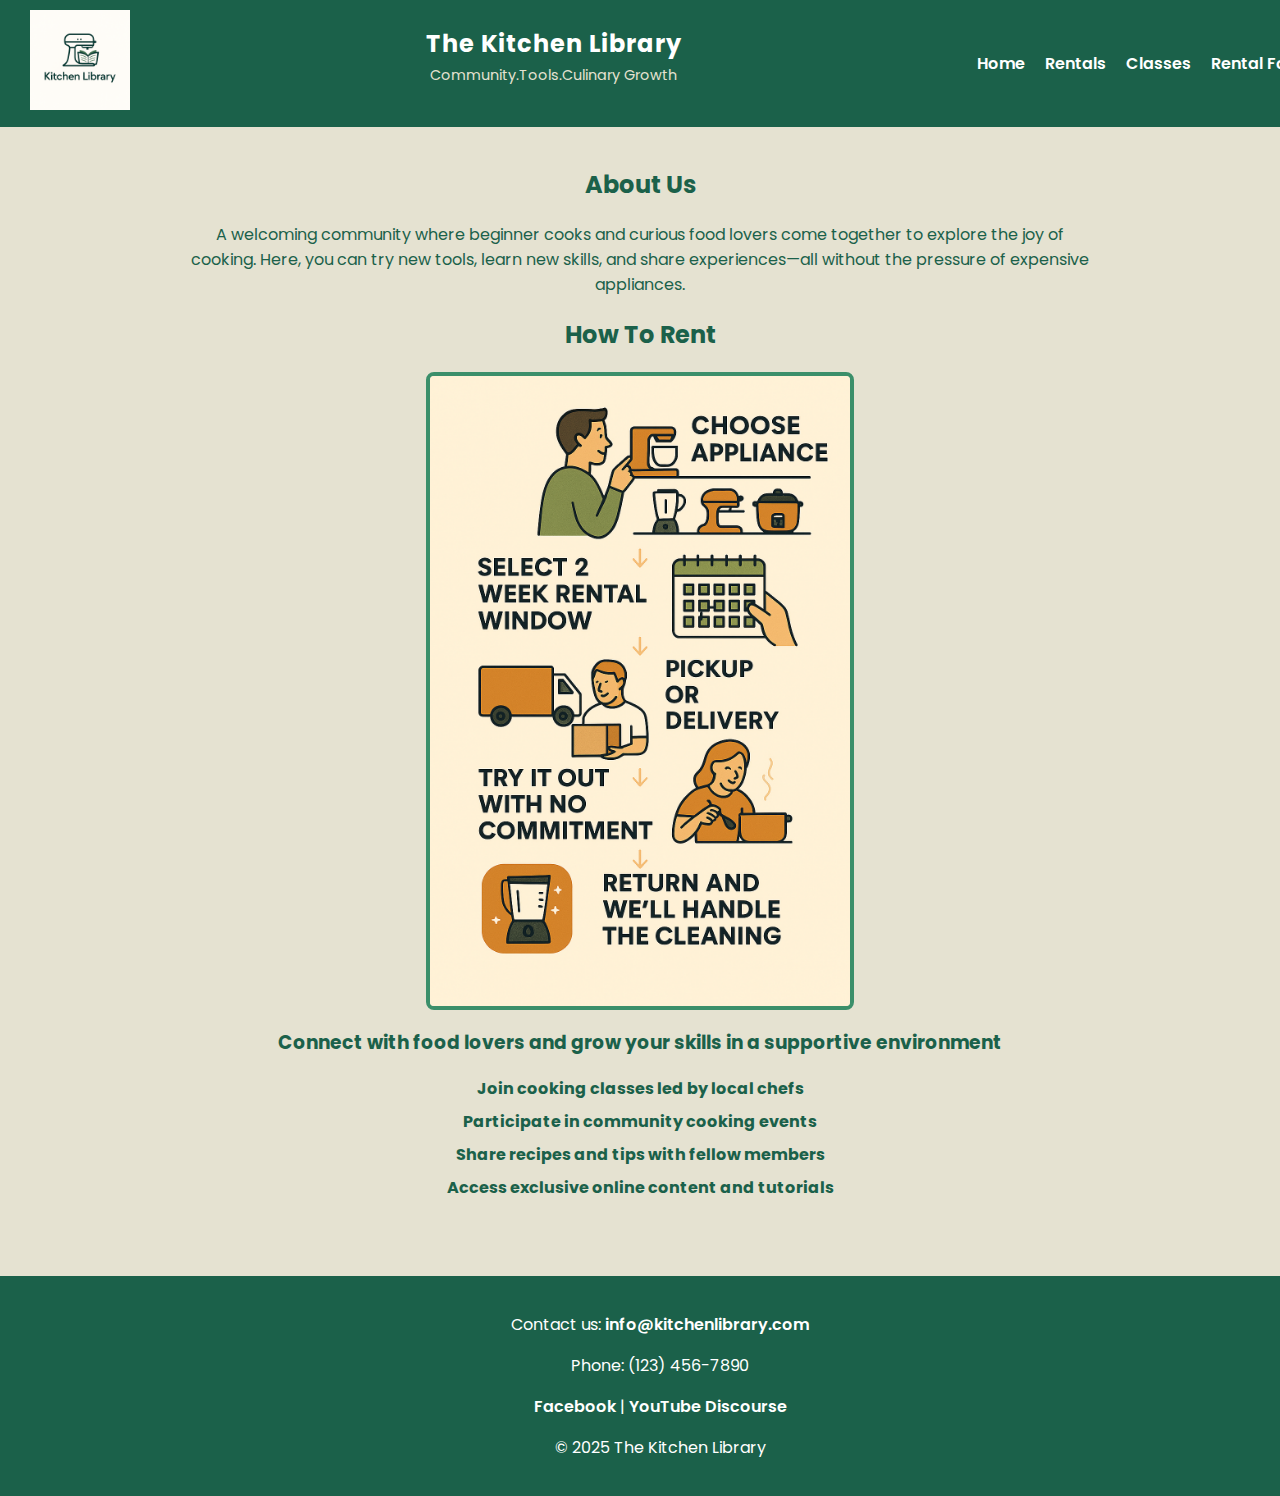
<file: index.html>
<!DOCTYPE html>
<html lang="en">
<head>
  <meta charset="utf-8">
  <meta name="viewport" content="width=device-width, initial-scale=1.0">
  <title>The Kitchen Library</title>
  <link href="kitchen.css" rel="stylesheet">
  <link href="https://fonts.googleapis.com/css2?family=Poppins&display=swap" rel="stylesheet">

</head>
<body>

  <!-- Header with logo, site name, tagline, and nav -->
  <header class="site-header">
    <div class="logo">
      <img src="CompanyLogo.png" alt="Company Logo">
    </div>

    <div class="site-name">
      <h1 class="title">The Kitchen Library</h1>
      <p class="tagline">Community.Tools.Culinary Growth</p>
    </div>
     <nav class="main-nav">
      <ul>
        <li><a href="index.html">Home</a></li>
        <li><a href="rentals.html">Rentals</a></li>
        <li><a href="classes.html">Classes</a></li>
        <li><a href="form.html">Rental Form</a></li>
      </ul>
    </nav>
  </header>

  <!-- Main content -->
  <div class="content-container">
    <h2>About Us</h2>
    <p>A welcoming community where beginner cooks and curious food lovers come together to explore 
    the joy of cooking. Here, you can try new tools, learn new skills, and share experiences—all without 
    the pressure of expensive appliances.</p>

    <h2>How To Rent</h2>
    <div class="infographic-container">
      <img src="InfographicSteps.png" alt="Steps for renting from the Kitchen Library">
    </div>

      <h3>Connect with food lovers and grow your skills in a supportive environment</h3>
    <ul>
      <li><b>Join cooking classes led by local chefs</b></li>
      <li><b>Participate in community cooking events</b></li>
      <li><b>Share recipes and tips with fellow members</b></li>
      <li><b>Access exclusive online content and tutorials</b></li>
    </ul>
  </div>

  <!-- Footer -->
  <footer class="site-footer">
    <p>Contact us: <a href="mailto:info@kitchenlibrary.com">info@kitchenlibrary.com</a></p>
    <p>Phone: (123) 456-7890</p>
    <p>
      <a href="https://facebook.com/kitchenlibrary" target="_blank">Facebook</a> |<!-- link doesn't work b/c no account-->
      <a href="https://youtube.com/kitchenlibrary" target="_blank">YouTube</a> <!-- link works-->
      <a href="https://discourse.kitchenlibrary.com" target="_blank">Discourse</a> <!-- link doesn't work b/c no account--> 
    </p>
    <p>&copy; 2025 The Kitchen Library</p>
  </footer>

</body>
</html>
</file>
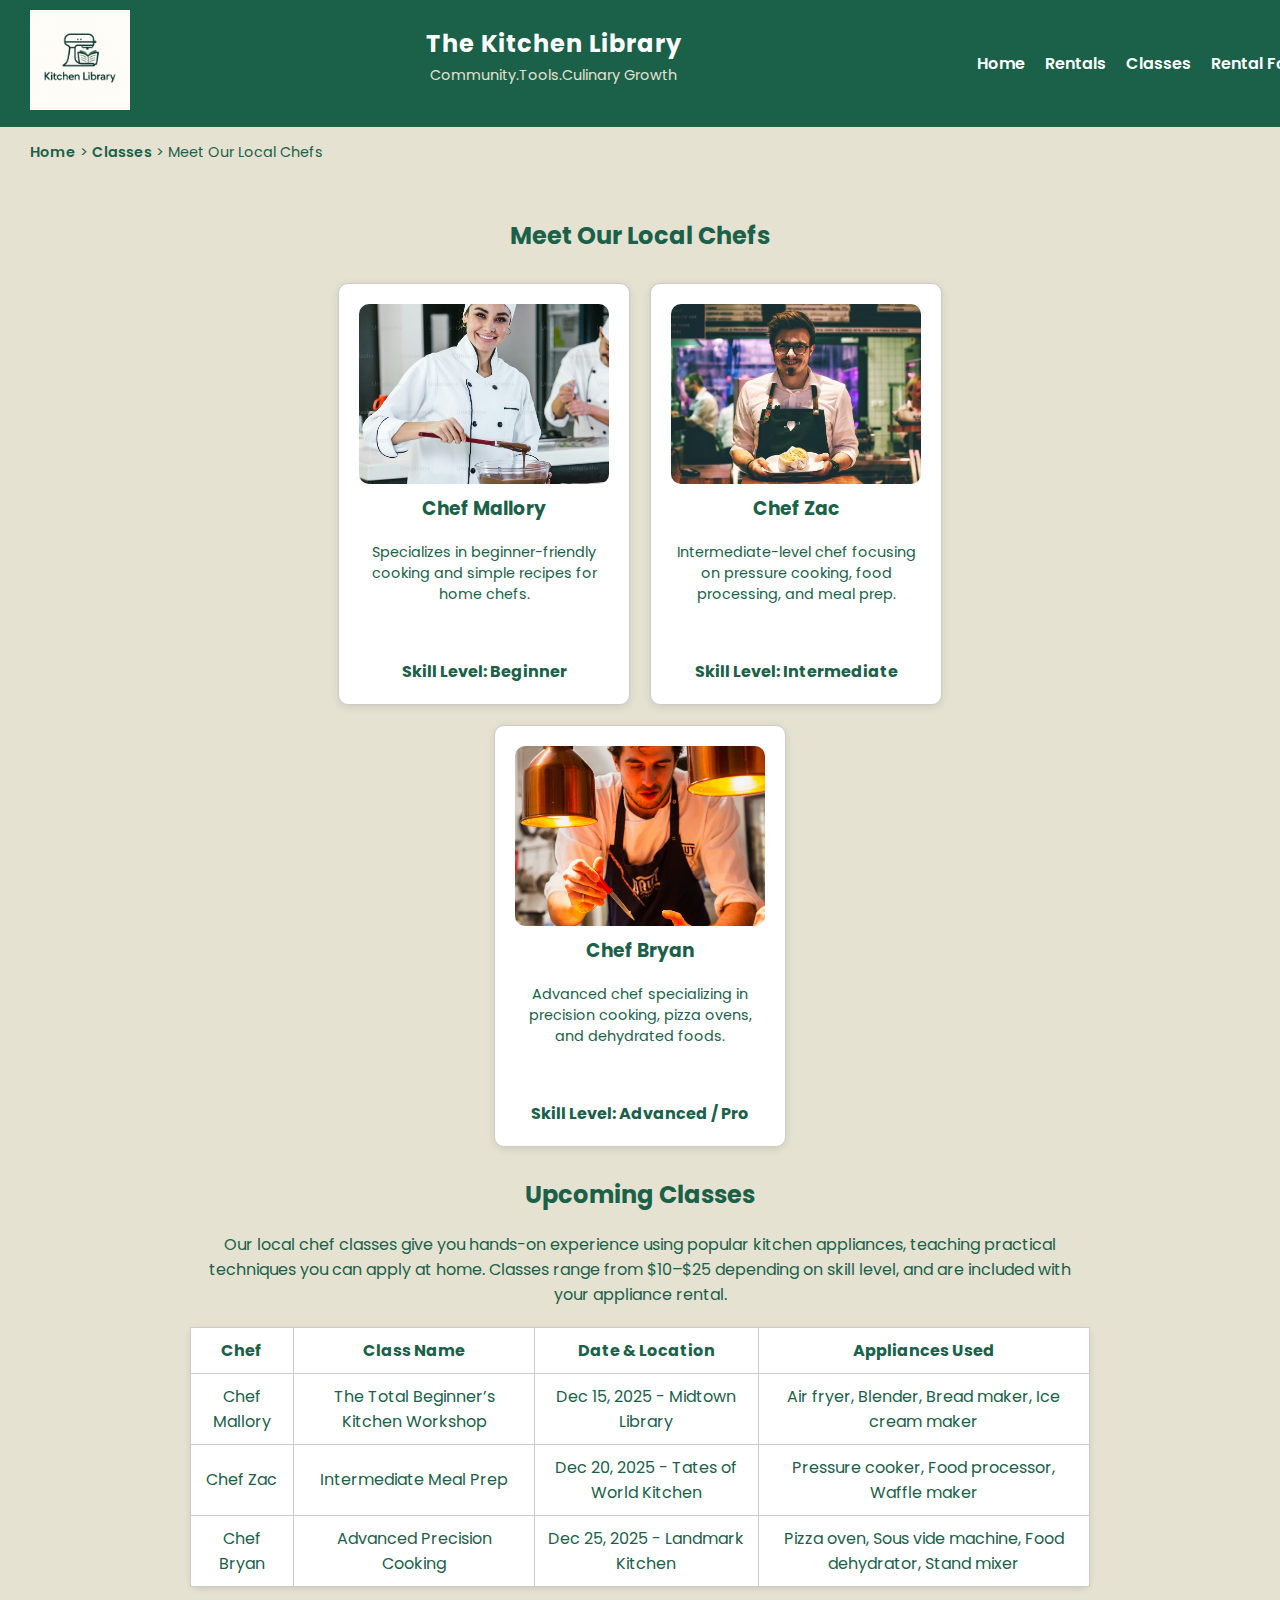
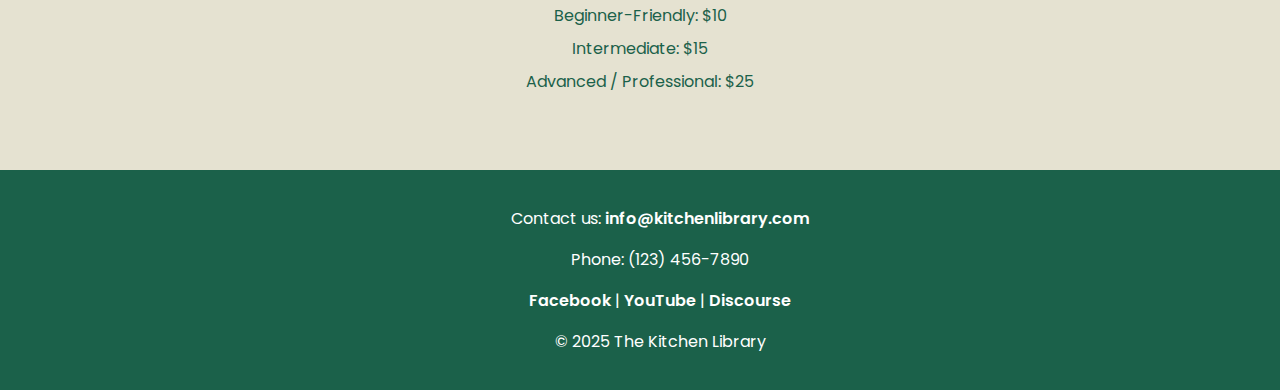
<file: classes.html>
<!DOCTYPE html>
<html lang="en">
<head>
  <meta charset="utf-8">
  <meta name="viewport" content="width=device-width, initial-scale=1.0">
  <title>Classes | The Kitchen Library</title>
  <link href="kitchen.css" rel="stylesheet">
  <link href="https://fonts.googleapis.com/css2?family=Poppins&display=swap" rel="stylesheet">
</head>
<body>

  <!-- Header -->
  <header class="site-header">
    <div class="logo">
      <img src="CompanyLogo.png" alt="Company Logo">
    </div>
    <div class="site-name">
      <h1 class="title">The Kitchen Library</h1>
      <p class="tagline">Community.Tools.Culinary Growth</p>
    </div>
    <nav class="main-nav">
      <ul>
        <li><a href="index.html">Home</a></li>
        <li><a href="rentals.html">Rentals</a></li>
        <li><a href="classes.html">Classes</a></li>
        <li><a href="form.html">Rental Form</a></li>
      </ul>
    </nav>
  </header>

  <!-- Breadcrumb -->
  <nav class="breadcrumb">
    <a href="index.html">Home</a> &gt; 
    <a href="classes.html">Classes</a> &gt; 
    <span>Meet Our Local Chefs</span>
  </nav>

  <!-- Main content -->
  <main class="content-container">
    <h2>Meet Our Local Chefs</h2>
    <div class="chef-cards">
      <div class="chef-card">
        <img src="ChefMallory.png" alt="Chef Mallory">
        <h3>Chef Mallory</h3>
        <p>Specializes in beginner-friendly cooking and simple recipes for home chefs.</p>
        <span class="skill">Skill Level: Beginner</span>
      </div>
      <div class="chef-card">
        <img src="ChefZac.png" alt="Chef Zac">
        <h3>Chef Zac</h3>
        <p>Intermediate-level chef focusing on pressure cooking, food processing, and meal prep.</p>
        <span class="skill">Skill Level: Intermediate</span>
      </div>
      <div class="chef-card">
        <img src="ChefBryan.png" alt="Chef Bryan">
        <h3>Chef Bryan</h3>
        <p>Advanced chef specializing in precision cooking, pizza ovens, and dehydrated foods.</p>
        <span class="skill">Skill Level: Advanced / Pro</span>
      </div>
    </div>

    <h2>Upcoming Classes</h2>
    <p>
      Our local chef classes give you hands-on experience using popular kitchen appliances,
      teaching practical techniques you can apply at home. Classes range from $10–$25 depending 
      on skill level, and are included with your appliance rental.
    </p>

    <table class="classes-table">
      <thead>
        <tr>
          <th>Chef</th>
          <th>Class Name</th>
          <th>Date & Location</th>
          <th>Appliances Used</th>
        </tr>
      </thead>
      <tbody>
        <tr>
          <td>Chef Mallory</td>
          <td>The Total Beginner’s Kitchen Workshop</td>
          <td>Dec 15, 2025 - Midtown Library</td>
          <td>Air fryer, Blender, Bread maker, Ice cream maker</td>
        </tr>
        <tr>
          <td>Chef Zac</td>
          <td>Intermediate Meal Prep</td>
          <td>Dec 20, 2025 - Tates of World Kitchen</td>
          <td>Pressure cooker, Food processor, Waffle maker</td>
        </tr>
        <tr>
          <td>Chef Bryan</td>
          <td>Advanced Precision Cooking</td>
          <td>Dec 25, 2025 - Landmark Kitchen</td>
          <td>Pizza oven, Sous vide machine, Food dehydrator, Stand mixer</td>
        </tr>
      </tbody>
    </table>

    <!-- Pricing list -->
    <ul class="pricing">
      <li>Beginner-Friendly: $10</li>
      <li>Intermediate: $15</li>
      <li>Advanced / Professional: $25</li>
    </ul>
  </main>

  <!-- Footer -->
  <footer class="site-footer">
    <p>Contact us: <a href="mailto:info@kitchenlibrary.com">info@kitchenlibrary.com</a></p>
    <p>Phone: (123) 456-7890</p>
    <p>
      <a href="https://facebook.com/kitchenlibrary" target="_blank">Facebook</a> |
      <a href="https://youtube.com/kitchenlibrary" target="_blank">YouTube</a> |
      <a href="https://discourse.kitchenlibrary.com" target="_blank">Discourse</a>
    </p>
    <p>&copy; 2025 The Kitchen Library</p>
  </footer>

</body>
</html>
</file>
<file: kitchen.css>
/* FONTS & BASE STYLES */
@import url('https://fonts.googleapis.com/css2?family=Poppins:wght@400;600;700&display=swap');
body {
  font-family: 'Poppins', sans-serif;
  margin: 0;
  background-color: #e5e2d1; /* light neutral background */
  color: #1b614a;            /* deep forest green for text */
}

/* HEADER */
.site-header {
  display: flex;
  align-items: center;
  justify-content: space-between;
  background-color: #1b614a;
  padding: 10px 30px;
  color: #ffffff;
  width: 100%;
}
.logo img { height: 100px; width: auto; }
.site-name { flex: 1; text-align: center; }
.site-name h1 { color: #ffffff; font-size: 1.5rem; font-weight: 700; letter-spacing: 1px; margin: 0; }
.site-name .tagline { color: #e5e2d1; font-size: 0.9rem; margin-top: 4px; }

/* NAVIGATION */
.main-nav ul { list-style: none; display: flex; gap: 20px; margin: 0; padding: 0; }
.main-nav a { text-decoration: none; color: #ffffff; font-weight: 600; }
.main-nav a:hover { color: #aaaaaa; }

/* CONTENT */
.content-container { max-width: 900px; margin: 0 auto; padding: 20px; }
h1, h2, h3 { color: #1b614a; font-weight: 700; text-align: center; }
p { text-align: center; }

/* COMMUNITY LIST */
.content-container ul { list-style: none; padding: 0; text-align: center; }
.content-container li { margin: 8px 0; }

/* HOME: INFOGRAPHIC */
.infographic-container img {
  max-width: 420px; width: 100%; height: auto;
  border: 4px solid #3b8f6a; border-radius: 8px;
  display: block; margin: 0 auto;
}

/* RENTALS: GRID */
.rental-grid {
  display: grid;
  grid-template-columns: repeat(auto-fit, minmax(180px, 1fr));
  gap: 1rem; margin-top: 2rem;
}
.rental-card {
  background: #ffffff; border-radius: 8px;
  box-shadow: 0 2px 6px rgba(0,0,0,0.1);
  padding: 1rem; text-align: center;
  transition: transform 0.3s ease;
}
.rental-card:hover { transform: translateY(-3px); }
.rental-card img {
  width: 100%; max-width: 120px; height: auto;
  margin: 0 auto 0.5rem; display: block; border-radius: 6px;
}
.rental-card h3 { font-size: 1rem; margin-bottom: 0.3rem; }
.rental-card p { font-size: 0.85rem; margin-bottom: 0.5rem; }
.rental-card .btn {
  display: inline-block; background: #1b614a; color: #ffffff;
  padding: 0.4rem 0.8rem; border-radius: 4px;
  text-decoration: none; font-weight: 600; font-size: 0.85rem;
  transition: background 0.3s ease;
}
.rental-card .btn:hover { background: #3b8f6a; }

/* CLASSES: CHEF CARDS */
.chef-cards {
  display: flex;
  gap: 20px;
  justify-content: center;
  flex-wrap: wrap;
  margin: 30px 0;
}

.chef-card {
  background: #ffffff;          
  border: 1px solid #ccc;
  border-radius: 10px;
  padding: 20px;
  width: 250px;                
  height: 380px;                
  text-align: center;
  box-shadow: 0 2px 8px rgba(0,0,0,0.1);
  display: flex;                
  flex-direction: column;
  justify-content: space-between; 
}

.chef-card img {
  width: 100%;
  height: 180px;              
  object-fit: cover;           
  border-radius: 10px;
}

.chef-card h3 {
  margin: 10px 0 5px;
}

.chef-card p {
  font-size: 0.9rem;
  flex-grow: 1;                 
}

 
.skill {
  font-weight: bold;
  margin-top: 10px;
}

/* CLASSES: TABLE */
.classes-table {
  width: 100%;
  border-collapse: collapse;
  margin-top: 20px;
  background: #ffffff;          /* white background for the table */
  border-radius: 8px;           /* optional: rounded corners */
  box-shadow: 0 2px 6px rgba(0,0,0,0.1); /* optional: subtle shadow */
}

.classes-table th,
.classes-table td {
  border: 1px solid #ccc;
  padding: 10px;
  text-align: center;
  background: #ffffff;          /* ensures all cells are white */
}

.classes-table thead {
  background-color: #f2f2f2;    /* light gray header row */
  font-weight: 600;
}

/* FORMS */
form {
  background: #ffffff; padding: 25px; border-radius: 12px;
  max-width: 420px; width: 100%; margin: 2rem auto;
  box-shadow: 0 6px 15px rgba(0,0,0,0.1);
  transition: transform 0.2s ease;
}
form:hover { transform: scale(1.02); }
label { display: block; margin-top: 15px; font-weight: bold; color: #34495e; }
input, select, textarea {
  width: 100%; padding: 10px; margin-top: 6px;
  border: 1px solid #ccc; border-radius: 6px;
  box-sizing: border-box; font-size: 14px;
}
input:focus, select:focus, textarea:focus {
  border-color: #4CAF50; outline: none;
  box-shadow: 0 0 5px rgba(76,175,80,0.4);
}
input[type="submit"] {
  background-color: #1b614a; color: white; border: none;
  margin-top: 20px; cursor: pointer; border-radius: 6px;
  font-size: 16px; padding: 12px; transition: background 0.3s ease;
}
input[type="submit"]:hover { background: #45a049; }

/* FOOTER */
.site-footer {
  background-color: #1b614a; color: #ffffff;
  text-align: center; padding: 20px; margin-top: 40px; width: 100%;
}
.site-footer a {
  color: #ffffff; text-decoration: none; font-weight: 600;
}
.site-footer a:hover {
  color: #e5e2d1; text-decoration: underline;
}

/* BREADCRUMB */
.breadcrumb {
  font-size: 0.9rem; margin: 15px 30px; color: #1b614a;
}
.breadcrumb a {
  color: #1b614a; text-decoration: none; font-weight: 600;
}
.breadcrumb a:hover { text-decoration: underline; }
</file>
